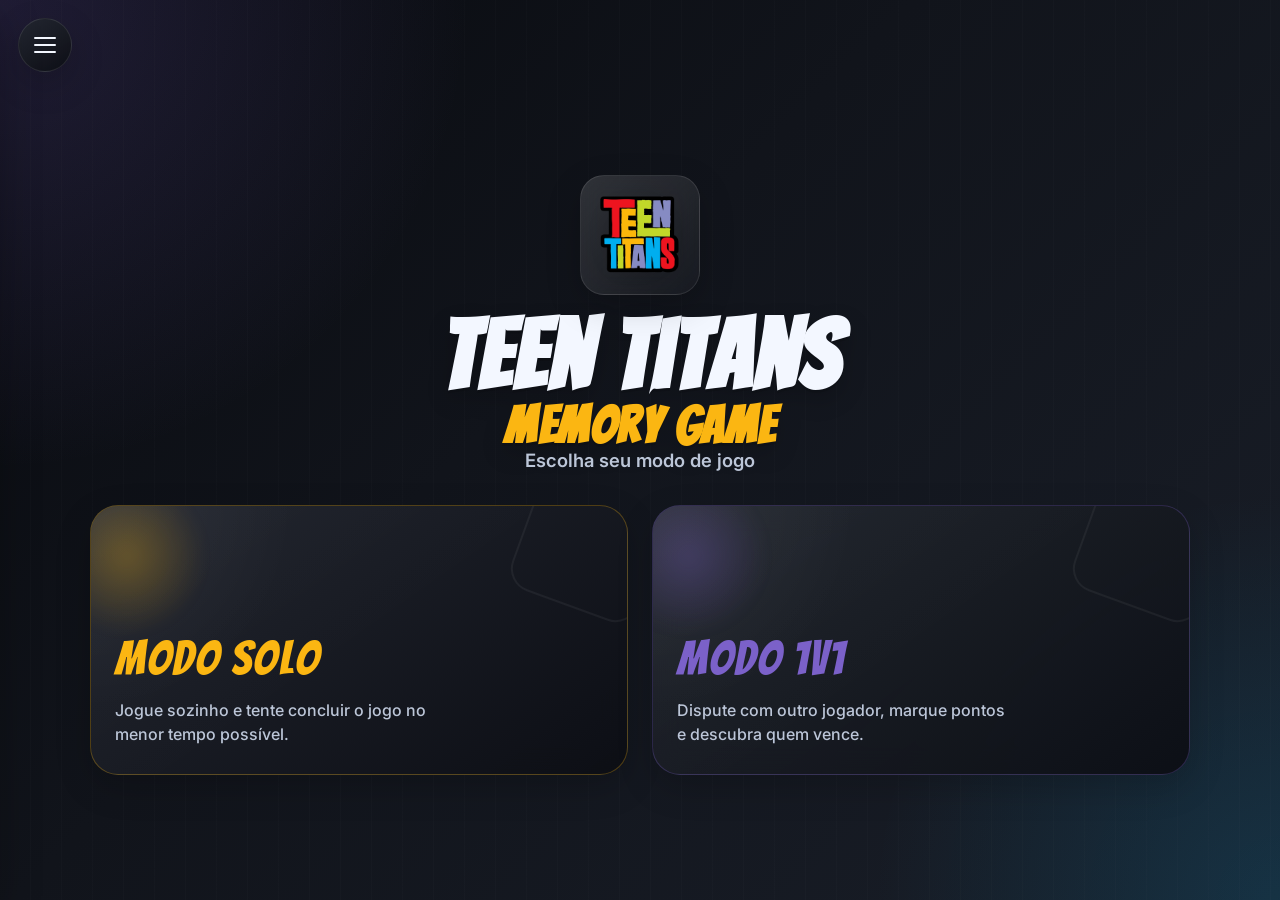
<file: index.html>
<!DOCTYPE html>
<html lang="pt-BR" data-theme="dark">
<head>


  <link rel="manifest" href="manifest.json">
<meta name="theme-color" content="#0f172a">

  <meta charset="UTF-8">
  <meta name="viewport" content="width=device-width, initial-scale=1.0">
  <title>Teen Titans Memory Game</title>

  <link rel="stylesheet" href="./css/global.css">
  <link rel="stylesheet" href="./pages/css/index.css">

  <script defer src="./js/global.js"></script>
  <script defer src="./pages/js/index.js"></script>
</head>
<body>
  <!-- Áudio global -->
  <audio id="bg-audio" loop preload="auto">
    <source src="./audio/soundtrack.mp3" type="audio/mpeg">
    Seu navegador não suporta áudio.
  </audio>

  <!-- Botão que abre o menu lateral -->
  <button
    class="menu-toggle"
    id="menuToggle"
    type="button"
    aria-label="Abrir menu lateral"
    aria-expanded="false"
    aria-controls="sideMenu"
  >
    <span></span>
    <span></span>
    <span></span>
  </button>

  <!-- Overlay do menu -->
  <div class="menu-overlay" id="menuOverlay"></div>

  <!-- Menu lateral global -->
  <aside class="side-menu" id="sideMenu" aria-hidden="true">
    <div class="side-menu__header">
      <h2>Menu</h2>
      <button class="side-menu__close" id="menuClose" type="button" aria-label="Fechar menu">×</button>
    </div>

    <nav class="side-menu__content">
      <button class="menu-item" id="toggleAudioBtn" type="button">
        <span class="menu-item__label">Música</span>
        <span class="menu-item__value" id="audioStatus">Ligada</span>
      </button>

      <button class="menu-item" id="toggleThemeBtn" type="button">
        <span class="menu-item__label">Tema</span>
        <span class="menu-item__value" id="themeStatus">Escuro</span>
      </button>

      <button class="menu-item" id="toggleSpeechBtn" type="button">
        <span class="menu-item__label">Suporte de áudio</span>
        <span class="menu-item__value" id="speechStatus">Desativado</span>
      </button>

      <a class="menu-item menu-item--link" href="./index.html">
        <span class="menu-item__label">Voltar ao início</span>
        <span class="menu-item__value">↺</span>
      </a>
    </nav>
  </aside>

  <!-- Transição de listras -->
  <div class="stripe-transition" id="stripeTransition" aria-hidden="true">
    <span class="stripe stripe--red"></span>
    <span class="stripe stripe--yellow"></span>
    <span class="stripe stripe--green"></span>
    <span class="stripe stripe--blue"></span>
    <span class="stripe stripe--purple"></span>
  </div>

  <main class="mode-page">
    <section class="hero">
      <div class="hero__badge">
        <img src="./images/logo.png" alt="Logo decorativo do jogo" class="hero__logo">
      </div>

      <div class="hero__title-wrap">
        <h1 class="hero__title">
          <span class="hero__title-main">Teen Titans</span>
          <span class="hero__title-sub">Memory Game</span>
        </h1>
        <p class="hero__subtitle">Escolha seu modo de jogo</p>
      </div>
    </section>

    <section class="mode-selector" aria-label="Escolha do modo de jogo">
      <button class="mode-card mode-card--solo" type="button" data-mode="solo">
        <span class="mode-card__glow"></span>
        <span class="mode-card__label">Modo Solo</span>
        <span class="mode-card__description">
          Jogue sozinho e tente concluir o jogo no menor tempo possível.
        </span>
      </button>

      <button class="mode-card mode-card--duo" type="button" data-mode="duo">
        <span class="mode-card__glow"></span>
        <span class="mode-card__label">Modo 1v1</span>
        <span class="mode-card__description">
          Dispute com outro jogador, marque pontos e descubra quem vence.
        </span>
      </button>
    </section>
  </main>
</body>
</html>
</file>
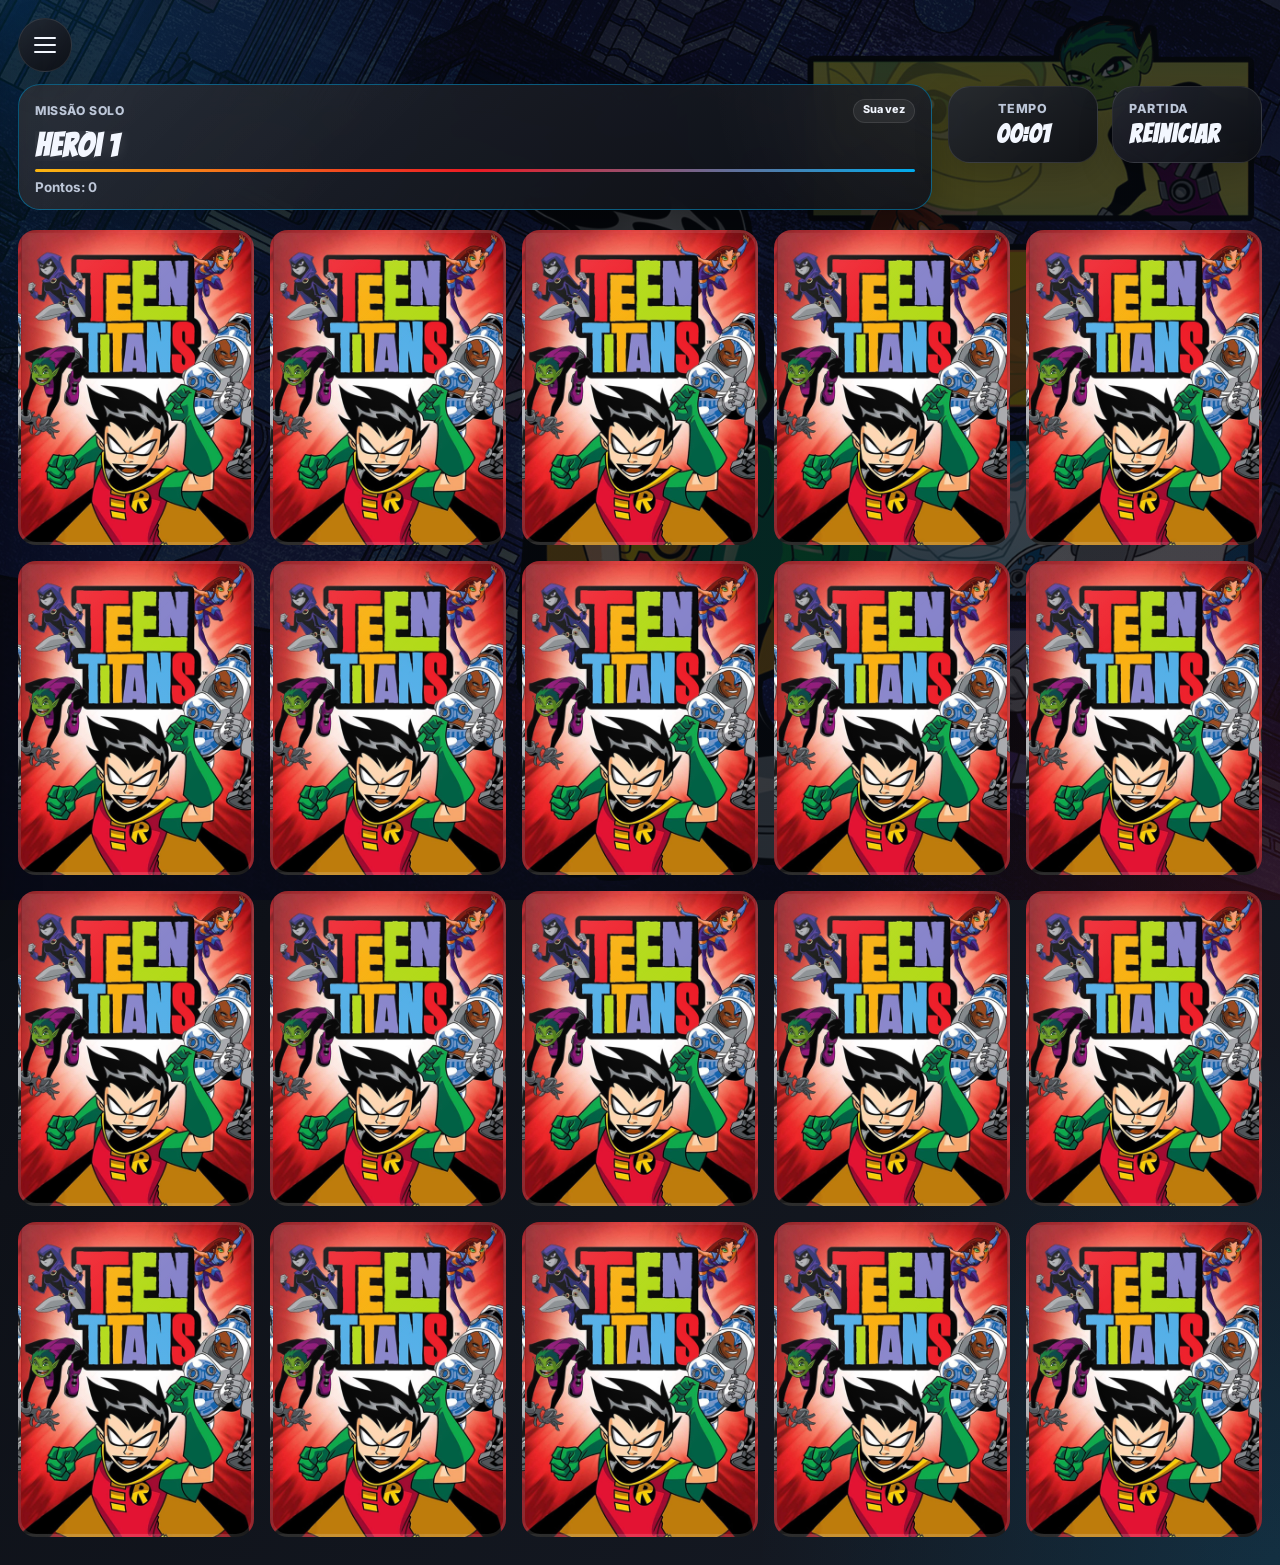
<file: pages/game.html>
<!DOCTYPE html>
<html lang="pt-BR" data-theme="dark">
<head>
  <meta charset="UTF-8">
  <meta name="viewport" content="width=device-width, initial-scale=1.0">
  <title>Teen Titans Memory Game | Jogo</title>

  <link rel="stylesheet" href="../css/global.css">
  <link rel="stylesheet" href="./css/game.css">

  <script defer src="../js/global.js"></script>
  <script defer src="./js/game.js"></script>
</head>
<body>
  <audio id="bg-audio" loop preload="auto">
    <source src="../audio/soundtrack.mp3" type="audio/mpeg">
    Seu navegador não suporta áudio.
  </audio>

  <button
    class="menu-toggle"
    id="menuToggle"
    type="button"
    aria-label="Abrir menu lateral"
    aria-expanded="false"
    aria-controls="sideMenu"
  >
    <span></span>
    <span></span>
    <span></span>
  </button>

  <div class="menu-overlay" id="menuOverlay"></div>

  <aside class="side-menu" id="sideMenu" aria-hidden="true">
    <div class="side-menu__header">
      <h2>Menu</h2>
      <button class="side-menu__close" id="menuClose" type="button" aria-label="Fechar menu">×</button>
    </div>

    <nav class="side-menu__content">
      <button class="menu-item" id="toggleAudioBtn" type="button">
        <span class="menu-item__label">Música</span>
        <span class="menu-item__value" id="audioStatus">Ligada</span>
      </button>

      <button class="menu-item" id="toggleThemeBtn" type="button">
        <span class="menu-item__label">Tema</span>
        <span class="menu-item__value" id="themeStatus">Escuro</span>
      </button>

      <button class="menu-item" id="toggleSpeechBtn" type="button">
        <span class="menu-item__label">Suporte de áudio</span>
        <span class="menu-item__value" id="speechStatus">Desativado</span>
      </button>

      <a class="menu-item menu-item--link" href="../index.html">
        <span class="menu-item__label">Voltar ao início</span>
        <span class="menu-item__value">↺</span>
      </a>
    </nav>
  </aside>

  <main class="game-page">
    <div class="game-background"></div>

    <section class="game-shell">
      <header class="game-hud">
        <div class="hud-side hud-side--left">
          <article class="player-panel" id="playerOnePanel">
            <div class="player-panel__top">
              <span class="player-panel__tag" id="playerOneTag">Jogador 1</span>
              <span class="player-panel__turn-badge" id="playerOneTurnBadge">Sua vez</span>
            </div>

            <div class="player-panel__name-row">
              <h2 class="player-panel__name" id="playerOneName">Herói 1</h2>
            </div>

            <div class="player-panel__underline" aria-hidden="true"></div>

            <p class="player-panel__score">
              Pontos: <span id="playerOneScore">0</span>
            </p>
          </article>

          <article class="player-panel player-panel--ghost" id="playerTwoPanel">
            <div class="player-panel__top">
              <span class="player-panel__tag" id="playerTwoTag">Jogador 2</span>
              <span class="player-panel__turn-badge" id="playerTwoTurnBadge">Sua vez</span>
            </div>

            <div class="player-panel__name-row">
              <h2 class="player-panel__name" id="playerTwoName">Herói 2</h2>
            </div>

            <div class="player-panel__underline" aria-hidden="true"></div>

            <p class="player-panel__score">
              Pontos: <span id="playerTwoScore">0</span>
            </p>
          </article>
        </div>

        <div class="hud-side hud-side--right">
          <article class="info-chip info-chip--timer">
            <span class="info-chip__label">Tempo</span>
            <strong class="info-chip__value" id="timer">00:00</strong>
          </article>

          <button class="info-chip info-chip--restart" id="restartGameBtn" type="button">
            <span class="info-chip__label">Partida</span>
            <strong class="info-chip__value">Reiniciar</strong>
          </button>
        </div>
      </header>

      <section class="game-board-section">
        <div class="grid" id="gameGrid" aria-label="Tabuleiro do jogo da memória"></div>
      </section>
    </section>

    <section class="result-overlay hidden" id="resultOverlay" aria-hidden="true">
      <div class="result-backdrop"></div>

      <article class="result-card" id="resultCard">
        <p class="result-card__eyebrow">Resultado da missão</p>

        <h2 class="result-card__title" id="resultTitle">Parabéns, Herói!</h2>

        <div class="result-card__highlight" id="resultHighlight">
          Missão concluída em <strong id="resultTime">00:00</strong>
        </div>

        <div class="result-card__details" id="resultDetails"></div>

        <div class="result-card__actions">
          <button class="result-btn result-btn--primary" id="playAgainBtn" type="button">
            Jogar novamente
          </button>

          <a class="result-btn result-btn--secondary" href="../index.html">
            Voltar ao início
          </a>
        </div>
      </article>
    </section>
  </main>
</body>
</html>
</file>
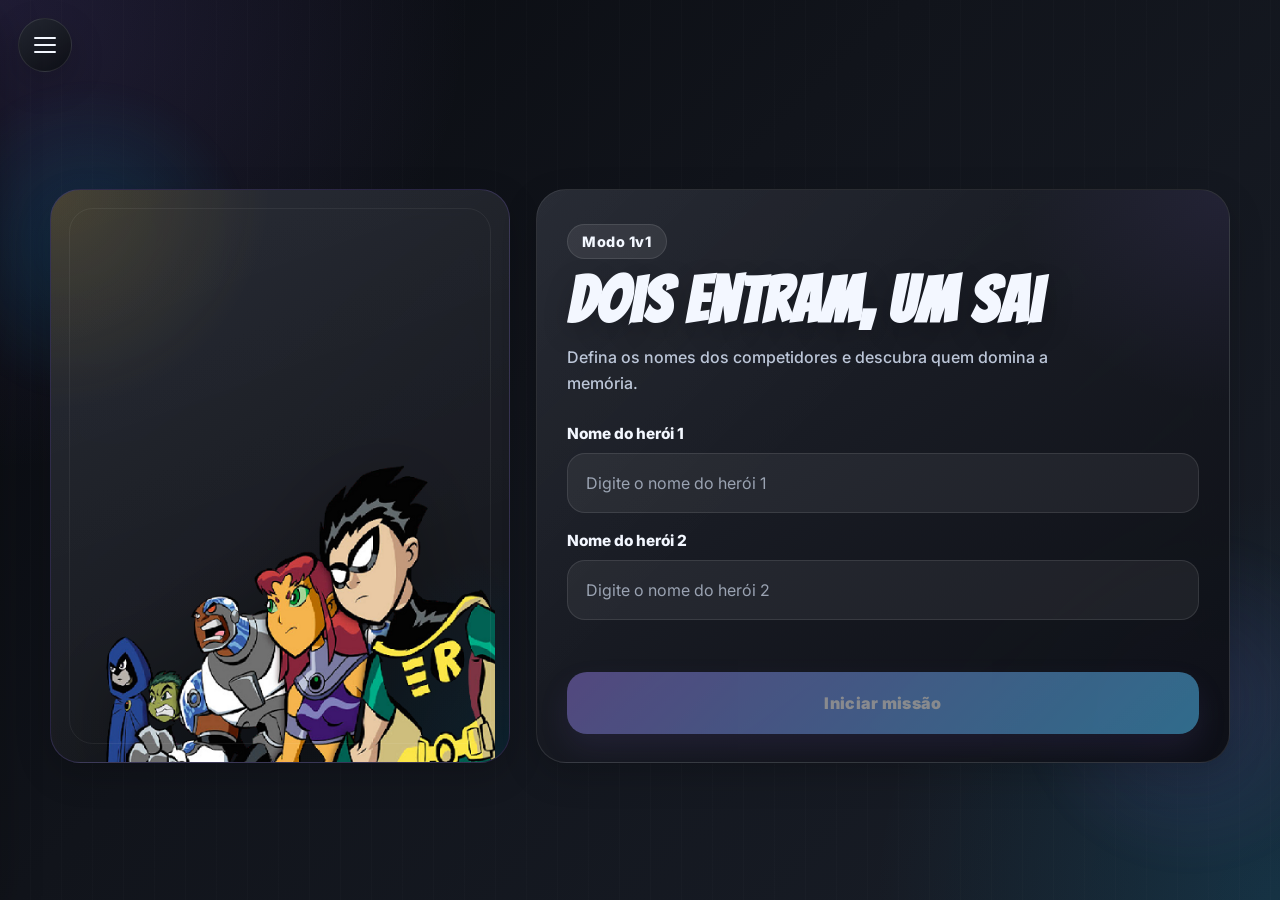
<file: pages/login-duo.html>
<!DOCTYPE html>
<html lang="pt-BR" data-theme="dark">
<head>
  <meta charset="UTF-8">
  <meta name="viewport" content="width=device-width, initial-scale=1.0">
  <title>Teen Titans Memory Game | Login 1v1</title>

  <link rel="stylesheet" href="../css/global.css">
  <link rel="stylesheet" href="./css/login.css">

  <script defer src="../js/global.js"></script>
  <script defer src="./js/login.js"></script>
</head>
<body data-login-mode="duo">
  <audio id="bg-audio" loop preload="auto">
    <!-- ⚠️ SUBSTITUA pelo seu arquivo real -->
    <source src="../audio/soundtrack.mp3" type="audio/mpeg">
    Seu navegador não suporta áudio.
  </audio>

  <button
    class="menu-toggle"
    id="menuToggle"
    type="button"
    aria-label="Abrir menu lateral"
    aria-expanded="false"
    aria-controls="sideMenu"
  >
    <span></span>
    <span></span>
    <span></span>
  </button>

  <div class="menu-overlay" id="menuOverlay"></div>

  <aside class="side-menu" id="sideMenu" aria-hidden="true">
    <div class="side-menu__header">
      <h2>Menu</h2>
      <button class="side-menu__close" id="menuClose" type="button" aria-label="Fechar menu">×</button>
    </div>

    <nav class="side-menu__content">
      <button class="menu-item" id="toggleAudioBtn" type="button">
        <span class="menu-item__label">Música</span>
        <span class="menu-item__value" id="audioStatus">Ligada</span>
      </button>

      <button class="menu-item" id="toggleThemeBtn" type="button">
        <span class="menu-item__label">Tema</span>
        <span class="menu-item__value" id="themeStatus">Escuro</span>
      </button>

      <button class="menu-item" id="toggleSpeechBtn" type="button">
        <span class="menu-item__label">Suporte de áudio</span>
        <span class="menu-item__value" id="speechStatus">Desativado</span>
      </button>

      <a class="menu-item menu-item--link" href="../index.html">
        <span class="menu-item__label">Voltar ao início</span>
        <span class="menu-item__value">↺</span>
      </a>
    </nav>
  </aside>

  <div class="stripe-transition" id="stripeTransition" aria-hidden="true">
    <span class="stripe stripe--red"></span>
    <span class="stripe stripe--yellow"></span>
    <span class="stripe stripe--green"></span>
    <span class="stripe stripe--blue"></span>
    <span class="stripe stripe--purple"></span>
  </div>

  <main class="login-page">
    <section class="login-shell" id="loginShell">
      <div class="login-visual login-visual--duo" id="loginVisual">
        <!-- ⚠️ Esta é a imagem complementar que você vai usar -->
        <img
          src="../images/Tt2.png"
          alt="Equipe dos Jovens Titãs em pose de combate"
          class="login-visual__image"
        >
      </div>

      <section class="login-card" id="loginCard">
        <div class="login-card__header login-fall-item">
          <p class="login-card__eyebrow">Modo 1v1</p>
          <h1 class="login-card__title">Dois entram, um sai</h1>
          <p class="login-card__subtitle">
            Defina os nomes dos competidores e descubra quem domina a memória.
          </p>
        </div>

        <form class="login-form" id="loginForm" novalidate>
          <div class="form-field login-fall-item">
            <label for="playerOne">Nome do herói 1</label>
            <input
              type="text"
              id="playerOne"
              name="playerOne"
              placeholder="Digite o nome do herói 1"
              maxlength="18"
              autocomplete="nickname"
              required
            >
          </div>

          <div class="form-field login-fall-item">
            <label for="playerTwo">Nome do herói 2</label>
            <input
              type="text"
              id="playerTwo"
              name="playerTwo"
              placeholder="Digite o nome do herói 2"
              maxlength="18"
              autocomplete="nickname"
              required
            >
            <small class="field-message" id="duoFieldMessage"></small>
          </div>

          <button class="login-submit login-fall-item" id="loginSubmit" type="submit" disabled>
            Iniciar missão
          </button>
        </form>
      </section>
    </section>
  </main>
</body>
</html>
</file>
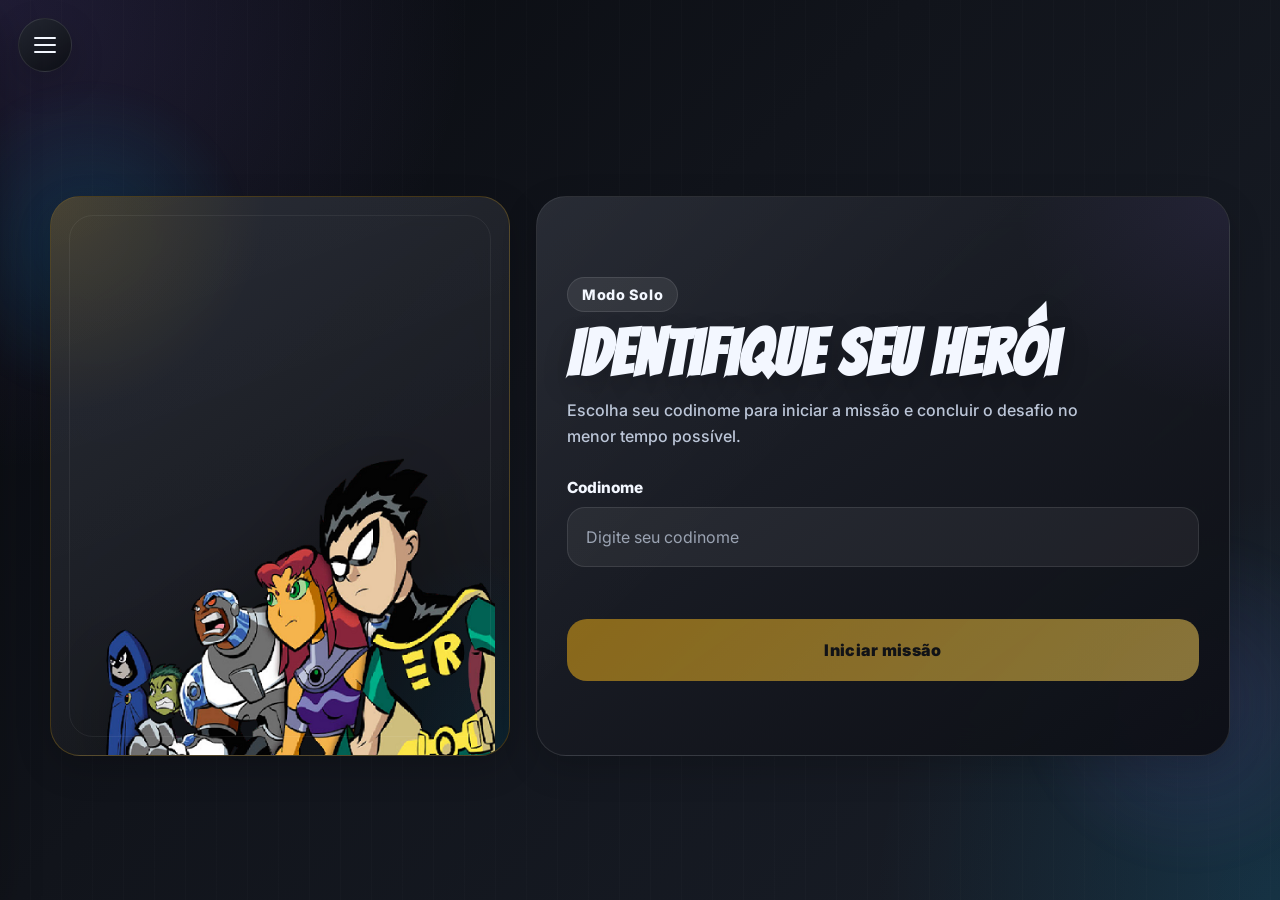
<file: pages/login-solo.html>
<!DOCTYPE html>
<html lang="pt-BR" data-theme="dark">
<head>
  <meta charset="UTF-8">
  <meta name="viewport" content="width=device-width, initial-scale=1.0">
  <title>Teen Titans Memory Game | Login Solo</title>

  <link rel="stylesheet" href="../css/global.css">
  <link rel="stylesheet" href="./css/login.css">

  <script defer src="../js/global.js"></script>
  <script defer src="./js/login.js"></script>
</head>
<body data-login-mode="solo">
  <audio id="bg-audio" loop preload="auto">
    <!-- ⚠️ SUBSTITUA pelo seu arquivo real -->
    <source src="../audio/soundtrack.mp3" type="audio/mpeg">
    Seu navegador não suporta áudio.
  </audio>

  <button
    class="menu-toggle"
    id="menuToggle"
    type="button"
    aria-label="Abrir menu lateral"
    aria-expanded="false"
    aria-controls="sideMenu"
  >
    <span></span>
    <span></span>
    <span></span>
  </button>

  <div class="menu-overlay" id="menuOverlay"></div>

  <aside class="side-menu" id="sideMenu" aria-hidden="true">
    <div class="side-menu__header">
      <h2>Menu</h2>
      <button class="side-menu__close" id="menuClose" type="button" aria-label="Fechar menu">×</button>
    </div>

    <nav class="side-menu__content">
      <button class="menu-item" id="toggleAudioBtn" type="button">
        <span class="menu-item__label">Música</span>
        <span class="menu-item__value" id="audioStatus">Ligada</span>
      </button>

      <button class="menu-item" id="toggleThemeBtn" type="button">
        <span class="menu-item__label">Tema</span>
        <span class="menu-item__value" id="themeStatus">Escuro</span>
      </button>

      <button class="menu-item" id="toggleSpeechBtn" type="button">
        <span class="menu-item__label">Suporte de áudio</span>
        <span class="menu-item__value" id="speechStatus">Desativado</span>
      </button>

      <a class="menu-item menu-item--link" href="../index.html">
        <span class="menu-item__label">Voltar ao início</span>
        <span class="menu-item__value">↺</span>
      </a>
    </nav>
  </aside>

  <div class="stripe-transition" id="stripeTransition" aria-hidden="true">
    <span class="stripe stripe--red"></span>
    <span class="stripe stripe--yellow"></span>
    <span class="stripe stripe--green"></span>
    <span class="stripe stripe--blue"></span>
    <span class="stripe stripe--purple"></span>
  </div>

  <main class="login-page">
    <section class="login-shell" id="loginShell">
      <div class="login-visual login-visual--solo" id="loginVisual">
        <!-- ⚠️ Esta é a imagem complementar que você vai usar -->
        <img
          src="../images/Tt2.png"
          alt="Equipe dos Jovens Titãs em pose de combate"
          class="login-visual__image"
        >
      </div>

      <section class="login-card" id="loginCard">
        <div class="login-card__header login-fall-item">
          <p class="login-card__eyebrow">Modo Solo</p>
          <h1 class="login-card__title">Identifique seu herói</h1>
          <p class="login-card__subtitle">
            Escolha seu codinome para iniciar a missão e concluir o desafio no menor tempo possível.
          </p>
        </div>

        <form class="login-form" id="loginForm" novalidate>
          <div class="form-field login-fall-item">
            <label for="playerCodename">Codinome</label>
            <input
              type="text"
              id="playerCodename"
              name="playerCodename"
              placeholder="Digite seu codinome"
              maxlength="18"
              autocomplete="nickname"
              required
            >
            <small class="field-message" id="soloFieldMessage"></small>
          </div>

          <button class="login-submit login-fall-item" id="loginSubmit" type="submit" disabled>
            Iniciar missão
          </button>
        </form>
      </section>
    </section>
  </main>
</body>
</html>
</file>
<file: css/global.css>
@import url('https://fonts.googleapis.com/css2?family=Bangers&family=Inter:wght@400;500;600;700;800&display=swap');

:root {
  --font-title: 'Bangers', cursive;
  --font-body: 'Inter', sans-serif;

  --tt-red: #ec1b24;
  --tt-yellow: #fbb612;
  --tt-green: #42cb45;
  --tt-blue: #00acee;
  --tt-purple: #7b61c9;

  --radius-sm: 12px;
  --radius-md: 20px;
  --radius-lg: 28px;

  --shadow-soft: 0 12px 35px rgba(0, 0, 0, 0.18);
  --shadow-strong: 0 18px 45px rgba(0, 0, 0, 0.3);

  --transition-fast: 0.25s ease;
  --transition-med: 0.4s ease;
}

html[data-theme="light"] {
  --bg-main:
    radial-gradient(circle at top left, rgba(251, 182, 18, 0.22), transparent 32%),
    radial-gradient(circle at top right, rgba(0, 172, 238, 0.16), transparent 28%),
    linear-gradient(135deg, #eef4ff 0%, #f7f9fc 45%, #edf2f9 100%);

  --bg-panel: rgba(255, 255, 255, 0.8);
  --bg-panel-strong: rgba(255, 255, 255, 0.92);
  --bg-menu: rgba(255, 255, 255, 0.88);

  --text-main: #171a23;
  --text-soft: #4b5568;
  --border-color: rgba(23, 26, 35, 0.12);
  --line-color: rgba(23, 26, 35, 0.08);
}

html[data-theme="dark"] {
  --bg-main:
    radial-gradient(circle at top left, rgba(123, 97, 201, 0.2), transparent 30%),
    radial-gradient(circle at bottom right, rgba(0, 172, 238, 0.14), transparent 26%),
    linear-gradient(135deg, #05070c 0%, #0e1118 42%, #161b25 100%);

  --bg-panel: linear-gradient(145deg, rgba(28, 31, 39, 0.78), rgba(10, 12, 18, 0.82));
  --bg-panel-strong: linear-gradient(145deg, rgba(36, 40, 49, 0.9), rgba(12, 14, 20, 0.94));
  --bg-menu: linear-gradient(180deg, rgba(20, 22, 29, 0.96), rgba(8, 10, 14, 0.98));

  --text-main: #f3f7ff;
  --text-soft: #bcc6d8;
  --border-color: rgba(255, 255, 255, 0.1);
  --line-color: rgba(255, 255, 255, 0.06);
}

* {
  margin: 0;
  padding: 0;
  box-sizing: border-box;
}

html, body {
  min-height: 100%;
}

body {
  font-family: var(--font-body);
  color: var(--text-main);
  background: var(--bg-main);
  overflow-x: hidden;
  position: relative;
}

body::before {
  content: "";
  position: fixed;
  inset: 0;
  pointer-events: none;
  background:
    linear-gradient(rgba(255,255,255,0.02), rgba(255,255,255,0.02)),
    repeating-linear-gradient(
      90deg,
      transparent 0 30px,
      rgba(255,255,255,0.015) 30px 31px
    );
  opacity: 0.8;
  z-index: -1;
}

img {
  display: block;
  max-width: 100%;
}

button,
input,
textarea,
select {
  font: inherit;
}

button {
  border: none;
  background: none;
  cursor: pointer;
}

a {
  color: inherit;
  text-decoration: none;
}

.menu-toggle {
  position: fixed;
  top: 18px;
  left: 18px;
  width: 54px;
  height: 54px;
  border-radius: 50%;
  z-index: 1100;
  display: grid;
  place-items: center;
  background: var(--bg-panel-strong);
  border: 1px solid var(--border-color);
  box-shadow: var(--shadow-soft);
  backdrop-filter: blur(12px);
  transition: transform var(--transition-fast), box-shadow var(--transition-fast);
}

.menu-toggle:hover {
  transform: translateY(-2px) scale(1.03);
  box-shadow: var(--shadow-strong);
}

.menu-toggle span {
  position: absolute;
  width: 22px;
  height: 2.5px;
  border-radius: 999px;
  background: var(--text-main);
  transition: transform var(--transition-med), opacity var(--transition-fast);
}

.menu-toggle span:nth-child(1) { transform: translateY(-7px); }
.menu-toggle span:nth-child(2) { transform: translateY(0); }
.menu-toggle span:nth-child(3) { transform: translateY(7px); }

.menu-toggle.is-active span:nth-child(1) { transform: rotate(45deg); }
.menu-toggle.is-active span:nth-child(2) { opacity: 0; }
.menu-toggle.is-active span:nth-child(3) { transform: rotate(-45deg); }

.menu-overlay {
  position: fixed;
  inset: 0;
  background: rgba(0, 0, 0, 0.34);
  opacity: 0;
  visibility: hidden;
  transition: opacity var(--transition-med), visibility var(--transition-med);
  z-index: 1050;
}

.menu-overlay.is-visible {
  opacity: 1;
  visibility: visible;
}

.side-menu {
  position: fixed;
  top: 0;
  left: 0;
  width: min(88vw, 360px);
  height: 100vh;
  padding: 24px 18px 22px;
  background: var(--bg-menu);
  border-right: 1px solid var(--border-color);
  box-shadow: var(--shadow-strong);
  backdrop-filter: blur(18px);
  transform: translateX(-102%);
  transition: transform var(--transition-med);
  z-index: 1200;
  display: flex;
  flex-direction: column;
  gap: 18px;
}

.side-menu.is-open {
  transform: translateX(0);
}

.side-menu__header {
  display: flex;
  align-items: center;
  justify-content: space-between;
  gap: 12px;
  padding-bottom: 10px;
  border-bottom: 1px solid var(--line-color);
}

.side-menu__header h2 {
  font-size: 1.2rem;
  font-weight: 800;
}

.side-menu__close {
  width: 44px;
  height: 44px;
  border-radius: 50%;
  display: grid;
  place-items: center;
  color: var(--text-main);
  background: rgba(255,255,255,0.04);
  border: 1px solid var(--border-color);
  font-size: 1.8rem;
}

.side-menu__content {
  display: flex;
  flex-direction: column;
  gap: 12px;
}

.menu-item {
  width: 100%;
  min-height: 62px;
  padding: 14px 16px;
  border-radius: 18px;
  display: flex;
  align-items: center;
  justify-content: space-between;
  gap: 14px;
  text-align: left;
  color: var(--text-main);
  background: var(--bg-panel);
  border: 1px solid var(--border-color);
  transition: transform var(--transition-fast), border-color var(--transition-fast), background var(--transition-fast);
}

.menu-item:hover {
  transform: translateX(4px);
  border-color: rgba(123, 97, 201, 0.45);
}

.menu-item__label {
  font-weight: 700;
}

.menu-item__value {
  font-size: 0.95rem;
  color: var(--text-soft);
  font-weight: 600;
}

.menu-item--link {
  display: flex;
}

.stripe-transition {
  position: fixed;
  inset: 0;
  z-index: 2000;
  pointer-events: none;
  display: flex;
  transform: translateX(-100%);
}

.stripe-transition.is-active {
  animation: stripesSweep 0.9s ease forwards;
}

.stripe {
  flex: 1;
  transform: translateY(-100%);
}

.stripe-transition.is-active .stripe:nth-child(1) { animation: dropStripe 0.45s ease forwards 0s; }
.stripe-transition.is-active .stripe:nth-child(2) { animation: dropStripe 0.45s ease forwards 0.08s; }
.stripe-transition.is-active .stripe:nth-child(3) { animation: dropStripe 0.45s ease forwards 0.16s; }
.stripe-transition.is-active .stripe:nth-child(4) { animation: dropStripe 0.45s ease forwards 0.24s; }
.stripe-transition.is-active .stripe:nth-child(5) { animation: dropStripe 0.45s ease forwards 0.32s; }

.stripe--red { background: var(--tt-red); }
.stripe--yellow { background: var(--tt-yellow); }
.stripe--green { background: var(--tt-green); }
.stripe--blue { background: var(--tt-blue); }
.stripe--purple { background: var(--tt-purple); }

@keyframes stripesSweep {
  from { transform: translateX(0); }
  to { transform: translateX(0); }
}

@keyframes dropStripe {
  from { transform: translateY(-100%); }
  to { transform: translateY(0); }
}

.hidden {
  display: none !important;
}

@media (max-width: 640px) {
  .menu-toggle {
    width: 50px;
    height: 50px;
    top: 14px;
    left: 14px;
  }

  .side-menu {
    padding-top: 18px;
  }
}
</file>
<file: pages/css/index.css>
.mode-page {
  min-height: 100vh;
  padding: 90px 20px 40px;
  display: flex;
  flex-direction: column;
  align-items: center;
  justify-content: center;
  gap: 34px;
}

.hero {
  width: 100%;
  max-width: 1100px;
  display: flex;
  flex-direction: column;
  align-items: center;
  gap: 18px;
  text-align: center;
}

.hero__badge {
  width: clamp(84px, 12vw, 120px);
  aspect-ratio: 1 / 1;
  border-radius: 24px;
  display: grid;
  place-items: center;
  padding: 14px;
  background:
    linear-gradient(135deg, rgba(255,255,255,0.14), rgba(255,255,255,0.03));
  border: 1px solid var(--border-color);
  box-shadow: var(--shadow-soft);
  backdrop-filter: blur(10px);
}

.hero__logo {
  width: 100%;
  height: 100%;
  object-fit: contain;
  filter: drop-shadow(0 8px 20px rgba(0, 0, 0, 0.18));
}

/* ⚠️ Se seu logo oficial tiver proporção diferente, só mantenha object-fit: contain */

.hero__title {
  display: flex;
  flex-direction: column;
  align-items: center;
  line-height: 0.9;
  gap: 4px;
}

.hero__title-main {
  font-family: var(--font-title);
  font-size: clamp(3rem, 9vw, 6rem);
  letter-spacing: 2px;
  color: var(--text-main);
  text-shadow:
    0 3px 0 rgba(0,0,0,0.12),
    0 10px 24px rgba(0,0,0,0.2);
}

.hero__title-sub {
  font-family: var(--font-title);
  font-size: clamp(1.8rem, 4.6vw, 3.2rem);
  letter-spacing: 1.5px;
  color: var(--tt-yellow);
  text-shadow:
    0 3px 0 rgba(0,0,0,0.12),
    0 10px 24px rgba(0,0,0,0.18);
}

.hero__subtitle {
  max-width: 680px;
  font-size: clamp(1rem, 2.2vw, 1.15rem);
  font-weight: 600;
  color: var(--text-soft);
}

.mode-selector {
  width: 100%;
  max-width: 1100px;
  display: grid;
  grid-template-columns: repeat(2, minmax(280px, 1fr));
  gap: 24px;
}

.mode-card {
  position: relative;
  isolation: isolate;
  min-height: 270px;
  padding: 28px 24px;
  border-radius: 28px;
  overflow: hidden;
  text-align: left;
  display: flex;
  flex-direction: column;
  justify-content: flex-end;
  gap: 14px;
  background: var(--bg-panel-strong);
  border: 1px solid var(--border-color);
  box-shadow: var(--shadow-soft);
  backdrop-filter: blur(14px);
  transition:
    transform 0.35s ease,
    box-shadow 0.35s ease,
    border-color 0.35s ease;
}

.mode-card::before,
.mode-card::after {
  content: "";
  position: absolute;
  inset: auto;
  pointer-events: none;
}

.mode-card::before {
  top: -15%;
  left: -10%;
  width: 180px;
  height: 180px;
  border-radius: 50%;
  filter: blur(8px);
  opacity: 0.3;
  transition: transform 0.45s ease, opacity 0.45s ease;
}

.mode-card::after {
  right: -30px;
  top: -30px;
  width: 130px;
  height: 130px;
  transform: rotate(20deg);
  border-radius: 24px;
  border: 2px solid rgba(255,255,255,0.08);
  opacity: 0.65;
  transition: transform 0.45s ease;
}

.mode-card__glow {
  position: absolute;
  inset: 0;
  z-index: -1;
  background:
    radial-gradient(circle at top left, rgba(255,255,255,0.06), transparent 34%),
    linear-gradient(145deg, rgba(255,255,255,0.02), transparent 55%);
}

.mode-card__label {
  font-family: var(--font-title);
  font-size: clamp(2rem, 4vw, 3rem);
  letter-spacing: 1.5px;
}

.mode-card__description {
  max-width: 34ch;
  font-size: 1rem;
  line-height: 1.5;
  color: var(--text-soft);
  font-weight: 500;
}

.mode-card:hover,
.mode-card:focus-visible {
  transform: translateY(-10px) rotate(-1deg) scale(1.015);
  box-shadow: var(--shadow-strong);
  outline: none;
}

.mode-card:hover::before,
.mode-card:focus-visible::before {
  transform: scale(1.14) translate(10px, 10px);
  opacity: 0.48;
}

.mode-card:hover::after,
.mode-card:focus-visible::after {
  transform: rotate(35deg) scale(1.06);
}

.mode-card--solo::before {
  background: radial-gradient(circle, rgba(251, 182, 18, 0.95), transparent 62%);
}

.mode-card--duo::before {
  background: radial-gradient(circle, rgba(123, 97, 201, 0.95), transparent 62%);
}

.mode-card--solo {
  border-color: rgba(251, 182, 18, 0.28);
}

.mode-card--duo {
  border-color: rgba(123, 97, 201, 0.28);
}

.mode-card--solo .mode-card__label {
  color: var(--tt-yellow);
}

.mode-card--duo .mode-card__label {
  color: var(--tt-purple);
}

.mode-card:active {
  transform: translateY(-2px) scale(0.99);
}

.mode-card.is-selected {
  animation: titanPulse 0.55s ease;
}

@keyframes titanPulse {
  0% { transform: scale(1); }
  30% { transform: scale(1.04) rotate(-1deg); }
  60% { transform: scale(0.98); }
  100% { transform: scale(1); }
}

@media (max-width: 860px) {
  .mode-selector {
    grid-template-columns: 1fr;
    max-width: 640px;
  }

  .mode-card {
    min-height: 220px;
  }
}

@media (max-width: 560px) {
  .mode-page {
    padding: 84px 16px 32px;
    gap: 28px;
  }

  .hero {
    gap: 14px;
  }

  .hero__badge {
    border-radius: 20px;
  }

  .mode-card {
    min-height: 210px;
    padding: 22px 18px;
    border-radius: 24px;
  }

  .mode-card__description {
    font-size: 0.95rem;
  }
}
</file>
<file: pages/css/game.css>
.game-page {
  min-height: 100vh;
  position: relative;
  overflow: hidden;
  color: var(--text-main);
}

.game-background {
  position: fixed;
  inset: 0;
  z-index: 0;
  background:
    linear-gradient(135deg, rgba(4, 7, 12, 0.72), rgba(7, 11, 18, 0.78)),
    url("../../images/bg-game.jpg") center/cover no-repeat;
}



html[data-theme="light"] .game-background {
  background:
    linear-gradient(135deg, rgba(230, 237, 246, 0.58), rgba(206, 219, 233, 0.64)),
    url("../../images/bg-game.jpg") center/cover no-repeat;
}

.game-background::after {
  content: "";
  position: absolute;
  inset: 0;
  background:
    radial-gradient(circle at top left, rgba(0, 172, 238, 0.16), transparent 30%),
    radial-gradient(circle at bottom right, rgba(236, 27, 36, 0.12), transparent 28%);
}

.game-shell {
  position: relative;
  z-index: 1;
  min-height: 100vh;
  padding: 86px 18px 28px;
  display: flex;
  flex-direction: column;
  gap: 18px;
}

.game-hud {
  width: min(1320px, 100%);
  margin: 0 auto;
  display: grid;
  grid-template-columns: minmax(0, 1fr) auto;
  gap: 16px;
  align-items: start;
}

.hud-side {
  display: flex;
  gap: 14px;
  min-width: 0;
}

.hud-side--left {
  min-width: 0;
}

.hud-side--right {
  align-items: stretch;
}

.player-panel,
.info-chip {
  border: 1px solid var(--border-color);
  background: var(--bg-panel-strong);
  backdrop-filter: blur(16px);
  box-shadow: var(--shadow-soft);
}

.player-panel {
  flex: 1 1 0;
  min-width: 0;
  border-radius: 22px;
  padding: 14px 16px;
  position: relative;
  overflow: hidden;
  display: flex;
  flex-direction: column;
  gap: 8px;
  transition:
    transform 0.3s ease,
    border-color 0.3s ease,
    box-shadow 0.3s ease,
    opacity 0.3s ease;
}

.player-panel::before {
  content: "";
  position: absolute;
  inset: 0;
  background:
    linear-gradient(135deg, rgba(255,255,255,0.04), transparent 42%),
    radial-gradient(circle at top right, rgba(255,255,255,0.06), transparent 24%);
  pointer-events: none;
}

.player-panel--ghost {
  opacity: 0.82;
}

.player-panel.is-active {
  transform: translateY(-2px);
  border-color: rgba(0, 172, 238, 0.46);
  box-shadow: 0 18px 42px rgba(0, 0, 0, 0.28);
}

.player-panel.is-active .player-panel__name {
  text-shadow: 0 0 14px rgba(255,255,255,0.12);
}

.player-panel.is-active .player-panel__underline {
  transform: scaleX(1);
  opacity: 1;
}

.player-panel__top {
  display: flex;
  align-items: center;
  justify-content: space-between;
  gap: 8px;
  min-width: 0;
}

.player-panel__tag {
  font-size: 0.76rem;
  font-weight: 800;
  color: var(--text-soft);
  letter-spacing: 0.05em;
  text-transform: uppercase;
  line-height: 1;
  min-width: 0;
}

.player-panel__turn-badge {
  flex-shrink: 0;
  min-height: 24px;
  padding: 4px 9px;
  border-radius: 999px;
  font-size: 0.68rem;
  font-weight: 800;
  line-height: 1;
  white-space: nowrap;
  background: rgba(255,255,255,0.06);
  border: 1px solid var(--border-color);
  color: var(--text-soft);
  opacity: 0;
  transform: translateY(-4px);
  transition: opacity 0.28s ease, transform 0.28s ease;
}

.player-panel.is-active .player-panel__turn-badge {
  opacity: 1;
  transform: translateY(0);
  color: var(--text-main);
}

.player-panel__name-row {
  min-width: 0;
}

.player-panel__name {
  font-family: var(--font-title);
  font-size: clamp(1.2rem, 2.6vw, 2rem);
  letter-spacing: 1px;
  line-height: 0.95;
  white-space: nowrap;
  overflow: hidden;
  text-overflow: ellipsis;
}

.player-panel__underline {
  width: 100%;
  height: 3px;
  border-radius: 999px;
  background: linear-gradient(90deg, var(--tt-yellow), var(--tt-red), var(--tt-blue));
  transform: scaleX(0);
  transform-origin: left center;
  opacity: 0;
  transition: transform 0.35s ease, opacity 0.35s ease;
}

.player-panel__score {
  margin-top: 0;
  font-size: 0.84rem;
  font-weight: 700;
  color: var(--text-soft);
  line-height: 1.1;
}
.info-chip {
  min-width: 150px;
  border-radius: 22px;
  padding: 14px 16px;
  display: flex;
  flex-direction: column;
  justify-content: center;
  gap: 6px;
  text-align: center;
  color: var(--text-main);
}

.info-chip__label {
  font-size: 0.78rem;
  text-transform: uppercase;
  letter-spacing: 0.06em;
  font-weight: 800;
  color: var(--text-soft);
}

.info-chip__value {
  font-family: var(--font-title);
  font-size: 1.6rem;
  letter-spacing: 1px;
  line-height: 1;
}

.info-chip--restart {
  transition: transform 0.25s ease, border-color 0.25s ease, box-shadow 0.25s ease;
}

.info-chip--restart:hover {
  transform: translateY(-2px);
  border-color: rgba(236, 27, 36, 0.38);
}

.game-board-section {
  width: min(1320px, 100%);
  margin: 0 auto;
  flex: 1;
  display: flex;
  align-items: center;
  justify-content: center;
}

.grid {
  width: 100%;
  display: grid;
  grid-template-columns: repeat(5, minmax(120px, 1fr));
  gap: 16px;
  align-content: center;
}

.card {
  position: relative;
  aspect-ratio: 3 / 4;
  border-radius: 18px;
  transform-style: preserve-3d;
  transition: transform 0.45s ease, box-shadow 0.28s ease, filter 0.28s ease;
  cursor: pointer;
  user-select: none;
  -webkit-tap-highlight-color: transparent;
}

.card:hover {
  transform: translateY(-3px);
}

.card.is-revealed {
  transform: rotateY(180deg);
}

.card.is-matched {
  cursor: default;
}

.card.is-matched .card__front {
  filter: saturate(0.8) brightness(1.04);
  box-shadow: 0 0 0 2px rgba(66, 203, 69, 0.32), 0 0 18px rgba(66, 203, 69, 0.16);
  animation: matchedPop 0.38s ease;
}

.card.is-shaking {
  animation: wrongShake 0.32s ease;
}

.card__face {
  position: absolute;
  inset: 0;
  border-radius: 18px;
  backface-visibility: hidden;
  overflow: hidden;
  border: 3px solid rgba(255, 255, 255, 0.11);
}

.card__front {
  transform: rotateY(180deg);
  background: rgba(255, 255, 255, 0.08);
  display: flex;
  align-items: center;
  justify-content: center;
  padding: 8px;
}

.card__image {
  width: 100%;
  height: 100%;
  object-fit: contain;
  object-position: center;
  display: block;
}

.card__back {
  background-color: #b8131c;
  background-image:
    linear-gradient(135deg, rgba(255,255,255,0.08), transparent 45%),
   url("../../images/card-back.jpg.jpeg");
  background-size: cover;
  background-position: center;
}

/* ⚠️ se o nome do verso mudar, altere aqui */

html[data-theme="light"] .card__back {
  background-color: #d62c35;
  border-color: rgba(255, 255, 255, 0.35);
}

.card__back::after {
  content: "";
  position: absolute;
  inset: 0;
  background:
    linear-gradient(135deg, rgba(255,255,255,0.12), transparent 35%),
    radial-gradient(circle at center, rgba(255,255,255,0.06), transparent 45%);
}

.card.is-locked {
  pointer-events: none;
}

.result-overlay {
  position: fixed;
  inset: 0;
  z-index: 1600;
  display: grid;
  place-items: center;
  padding: 20px;
}

.result-overlay.hidden {
  display: none;
}

.result-backdrop {
  position: absolute;
  inset: 0;
  background: rgba(6, 8, 12, 0.42);
  backdrop-filter: blur(8px);
}

html[data-theme="light"] .result-backdrop {
  background: rgba(230, 235, 242, 0.42);
}

.result-card {
  position: relative;
  z-index: 1;
  width: min(100%, 680px);
  border-radius: 30px;
  padding: 30px 24px 24px;
  background: var(--bg-panel-strong);
  border: 1px solid var(--border-color);
  box-shadow: var(--shadow-strong);
  text-align: center;
  animation: resultEnter 0.5s ease;
}

.result-card__eyebrow {
  color: var(--text-soft);
  font-size: 0.9rem;
  text-transform: uppercase;
  letter-spacing: 0.06em;
  font-weight: 800;
  margin-bottom: 12px;
}

.result-card__title {
  font-family: var(--font-title);
  font-size: clamp(2rem, 5vw, 3.7rem);
  line-height: 0.95;
  letter-spacing: 1px;
}

.result-card__title.is-winner {
  animation: winnerGlow 1.6s ease-in-out infinite alternate;
}

.result-card__highlight {
  margin-top: 16px;
  padding: 14px 18px;
  border-radius: 18px;
  background: rgba(255,255,255,0.06);
  border: 1px solid var(--border-color);
  font-size: 1rem;
  color: var(--text-soft);
  font-weight: 600;
}

.result-card__highlight strong {
  color: var(--text-main);
}

.result-card__details {
  margin-top: 18px;
  display: grid;
  gap: 12px;
  text-align: left;
}

.result-detail {
  padding: 14px 16px;
  border-radius: 18px;
  background: rgba(255,255,255,0.05);
  border: 1px solid var(--border-color);
  display: flex;
  justify-content: space-between;
  gap: 12px;
  font-weight: 700;
}

.result-detail__label {
  color: var(--text-soft);
}

.result-card__actions {
  margin-top: 22px;
  display: flex;
  justify-content: center;
  gap: 12px;
  flex-wrap: wrap;
}

.result-btn {
  min-height: 54px;
  padding: 0 18px;
  border-radius: 18px;
  display: inline-flex;
  align-items: center;
  justify-content: center;
  font-weight: 800;
  border: 1px solid var(--border-color);
  transition: transform 0.25s ease, filter 0.25s ease, border-color 0.25s ease;
}

.result-btn:hover {
  transform: translateY(-2px);
}

.result-btn--primary {
  color: #111;
  background: linear-gradient(135deg, var(--tt-yellow), #ffd767);
}

.result-btn--secondary {
  color: var(--text-main);
  background: rgba(255,255,255,0.06);
}

@keyframes matchedPop {
  0% { transform: scale(1); }
  45% { transform: scale(1.06); }
  100% { transform: scale(1); }
}

@keyframes wrongShake {
  0% { transform: rotateY(180deg) translateX(0); }
  20% { transform: rotateY(180deg) translateX(-6px); }
  40% { transform: rotateY(180deg) translateX(5px); }
  60% { transform: rotateY(180deg) translateX(-4px); }
  80% { transform: rotateY(180deg) translateX(3px); }
  100% { transform: rotateY(180deg) translateX(0); }
}

@keyframes resultEnter {
  from { opacity: 0; transform: translateY(18px) scale(0.98); }
  to { opacity: 1; transform: translateY(0) scale(1); }
}

@keyframes winnerGlow {
  from { text-shadow: 0 0 0 rgba(255,255,255,0); }
  to { text-shadow: 0 0 14px rgba(255,255,255,0.18), 0 0 26px rgba(251, 182, 18, 0.14); }
}

@media (max-width: 1150px) {
  

  .hud-side--left {
    flex-direction: column;
  }

  .hud-side--right {
    justify-content: space-between;
  }

  .info-chip {
    flex: 1 1 0;
  }
}

@media (max-width: 900px) {
  .grid {
    grid-template-columns: repeat(4, minmax(90px, 1fr));
    gap: 14px;
  }
}

@media (max-width: 760px) {
  .game-shell {
    padding: 82px 12px 20px;
    gap: 14px;
  }

  .game-hud {
    grid-template-columns: minmax(0, 1fr) auto; /* Garante que continuem na mesma linha */
    gap: 8px; /* Reduz o espaço entre o painel e os botões */
  }

  .hud-side--left {
    flex-direction: column;
    gap: 10px;
  }

  .hud-side--right {
    flex-direction: row;
    gap: 6px; /* Junta mais os botões de Tempo e Reiniciar */
  }

  .player-panel {
    padding: 10px 12px; /* Reduz o padding interno */
    border-radius: 16px;
  }

  /* Fontes do painel reduzidas para caber */
  .player-panel__tag { font-size: 0.65rem; }
  .player-panel__turn-badge { font-size: 0.6rem; min-height: 20px; padding: 2px 6px; }
  .player-panel__name { font-size: 0.95rem; }
  .player-panel__score { font-size: 0.7rem; }

  .info-chip {
    flex: 1 1 0;
    min-width: auto; /*  Isso evita que a tela quebre */
    padding: 8px 10px;
    border-radius: 16px;
  }

  .info-chip__label { font-size: 0.6rem; }
  .info-chip__value { font-size: 0.95rem; }


  .grid {
    grid-template-columns: repeat(4, minmax(68px, 1fr));
    gap: 10px;
  }

  .card,
  .card__face {
    border-radius: 14px;
  }
}

@media (max-width: 560px) {
  .game-shell {
    padding: 78px 10px 18px;
  }

  .player-panel {
    padding: 10px 12px;
  }

  .player-panel__top {
    flex-wrap: wrap;
    justify-content: flex-start;
  }

  .player-panel__name {
    font-size: 0.92rem;
  }

  .player-panel__score {
    font-size: 0.72rem;
  }

  .info-chip {
    padding: 12px 8px;
  }

  .info-chip__label {
    font-size: 0.64rem;
  }

  .info-chip__value {
    font-size: 1rem;
  }

  .grid {
    grid-template-columns: repeat(3, minmax(78px, 1fr));
    gap: 10px;
  }

  .result-card {
    border-radius: 24px;
    padding: 24px 16px 18px;
  }

  .result-detail {
    flex-direction: column;
    align-items: flex-start;
  }
}

@media (max-width: 390px) {
  .game-shell {
    padding: 74px 8px 16px;
  }

  .hud-side--right {
    flex-direction: row; /* Mantém Tempo e Reiniciar lado a lado */
    gap: 4px;
  }

  .player-panel {
    padding: 8px;
  }

  .player-panel__tag { font-size: 0.58rem; }
  .player-panel__name { font-size: 0.8rem; }
  .player-panel__score { font-size: 0.65rem; }
  
  .info-chip { padding: 6px 8px; }
  .info-chip__label { font-size: 0.55rem; }
  .info-chip__value { font-size: 0.85rem; }

  /* Mantenha o grid aqui.*/
  .grid {
    grid-template-columns: repeat(2, minmax(92px, 1fr));
    gap: 8px;
  }
}
</file>
<file: pages/css/login.css>
.login-page {
  min-height: 100vh;
  padding: 88px 20px 36px;
  display: flex;
  align-items: center;
  justify-content: center;
  position: relative;
}

.login-page::before,
.login-page::after {
  content: "";
  position: fixed;
  inset: auto;
  pointer-events: none;
  z-index: 0;
}

.login-page::before {
  width: 340px;
  height: 340px;
  top: 8%;
  left: -80px;
  border-radius: 50%;
  background: radial-gradient(circle, rgba(0, 172, 238, 0.16), transparent 66%);
  filter: blur(8px);
}

.login-page::after {
  width: 360px;
  height: 360px;
  right: -90px;
  bottom: 2%;
  border-radius: 50%;
  background: radial-gradient(circle, rgba(123, 97, 201, 0.16), transparent 66%);
  filter: blur(10px);
}

.login-shell {
  width: min(1180px, 100%);
  display: grid;
  grid-template-columns: minmax(280px, 460px) minmax(320px, 1fr);
  align-items: stretch;
  gap: 26px;
  position: relative;
  z-index: 1;
}

.login-visual,
.login-card {
  border-radius: 30px;
  border: 1px solid var(--border-color);
  box-shadow: var(--shadow-soft);
  backdrop-filter: blur(16px);
}

.login-visual {
  position: relative;
  overflow: hidden;
  display: flex;
  align-items: flex-end;
  justify-content: center;
  min-height: 560px;
  background:
    linear-gradient(160deg, rgba(255,255,255,0.04), rgba(255,255,255,0.01)),
    var(--bg-panel-strong);
}

.login-visual--solo {
  border-color: rgba(251, 182, 18, 0.22);
}

.login-visual--duo {
  border-color: rgba(123, 97, 201, 0.24);
}

.login-visual::before {
  content: "";
  position: absolute;
  inset: 0;
  background:
    radial-gradient(circle at top left, rgba(251, 182, 18, 0.14), transparent 30%),
    radial-gradient(circle at bottom right, rgba(0, 172, 238, 0.12), transparent 28%);
  pointer-events: none;
}

.login-visual::after {
  content: "";
  position: absolute;
  inset: 18px;
  border-radius: 24px;
  border: 1px solid rgba(255,255,255,0.06);
  pointer-events: none;
}

.login-visual__image {
  width: 100%;
  max-width: 430px;
  max-height: 85%;
  object-fit: contain;
  object-position: bottom center;
  filter:
    drop-shadow(0 20px 40px rgba(0, 0, 0, 0.28))
    saturate(1.04);
  transform: translateY(10px);
}

/* ⚠️ Se a sua imagem Tt2.png vier com composição diferente,
   você provavelmente só vai precisar mexer em max-width, max-height ou object-position */

.login-card {
  background: var(--bg-panel-strong);
  padding: 34px 30px 28px;
  display: flex;
  flex-direction: column;
  justify-content: center;
  min-height: 560px;
  position: relative;
  overflow: hidden;
}

.login-card::before {
  content: "";
  position: absolute;
  inset: 0;
  background:
    linear-gradient(135deg, rgba(255,255,255,0.03), transparent 42%),
    radial-gradient(circle at top right, rgba(123, 97, 201, 0.11), transparent 24%);
  pointer-events: none;
}

.login-card__header,
.login-form {
  position: relative;
  z-index: 1;
}

.login-card__header {
  display: flex;
  flex-direction: column;
  gap: 12px;
  margin-bottom: 28px;
}

.login-card__eyebrow {
  display: inline-flex;
  align-self: flex-start;
  padding: 8px 14px;
  border-radius: 999px;
  font-size: 0.9rem;
  font-weight: 800;
  letter-spacing: 0.04em;
  color: var(--text-main);
  background: rgba(255,255,255,0.08);
  border: 1px solid var(--border-color);
}

.login-card__title {
  font-family: var(--font-title);
  font-size: clamp(2.2rem, 5vw, 4.25rem);
  line-height: 0.95;
  letter-spacing: 1px;
  color: var(--text-main);
  text-shadow: 0 10px 28px rgba(0,0,0,0.2);
}

.login-card__subtitle {
  max-width: 52ch;
  color: var(--text-soft);
  font-size: 1rem;
  line-height: 1.65;
  font-weight: 500;
}

.login-form {
  display: flex;
  flex-direction: column;
  gap: 18px;
}

.form-field {
  display: flex;
  flex-direction: column;
  gap: 10px;
}

.form-field label {
  font-weight: 800;
  color: var(--text-main);
  font-size: 0.96rem;
}

.form-field input {
  min-height: 60px;
  border-radius: 18px;
  padding: 0 18px;
  color: var(--text-main);
  background: rgba(255,255,255,0.06);
  border: 1px solid var(--border-color);
  outline: none;
  transition:
    border-color 0.25s ease,
    box-shadow 0.25s ease,
    transform 0.25s ease,
    background 0.25s ease;
}

.form-field input::placeholder {
  color: rgba(180, 190, 208, 0.82);
}

.form-field input:focus {
  border-color: rgba(0, 172, 238, 0.55);
  box-shadow: 0 0 0 4px rgba(0, 172, 238, 0.12);
  transform: translateY(-1px);
}

.field-message {
  min-height: 18px;
  font-size: 0.86rem;
  font-weight: 600;
  color: #ff7676;
}

.login-submit {
  margin-top: 6px;
  min-height: 62px;
  border-radius: 20px;
  padding: 0 22px;
  color: #111;
  background:
    linear-gradient(135deg, var(--tt-yellow), #ffd65d);
  font-weight: 900;
  font-size: 1rem;
  letter-spacing: 0.02em;
  box-shadow: 0 14px 30px rgba(251, 182, 18, 0.24);
  transition:
    transform 0.25s ease,
    box-shadow 0.25s ease,
    filter 0.25s ease,
    opacity 0.25s ease;
}

body[data-login-mode="duo"] .login-submit {
  background: linear-gradient(135deg, #8e78da, #53c7ff);
  color: white;
  box-shadow: 0 14px 30px rgba(123, 97, 201, 0.24);
}

.login-submit:hover:not(:disabled),
.login-submit:focus-visible:not(:disabled) {
  transform: translateY(-3px) scale(1.01);
  filter: brightness(1.03);
}

.login-submit:disabled {
  opacity: 0.5;
  cursor: not-allowed;
  transform: none;
  box-shadow: none;
}

.login-page.is-exiting .login-card__header {
  transform: translateY(85vh) rotate(-6deg);
  opacity: 0;
  filter: blur(4px);
  transition:
    transform 0.75s cubic-bezier(.2,.7,.1,1),
    opacity 0.55s ease,
    filter 0.55s ease;
}

.login-page.is-exiting .form-field:nth-of-type(1) {
  transform: translateY(92vh) rotate(7deg);
  opacity: 0;
  filter: blur(4px);
  transition:
    transform 0.75s cubic-bezier(.2,.7,.1,1) 0.08s,
    opacity 0.55s ease 0.08s,
    filter 0.55s ease 0.08s;
}

.login-page.is-exiting .form-field:nth-of-type(2) {
  transform: translateY(88vh) rotate(-4deg);
  opacity: 0;
  filter: blur(4px);
  transition:
    transform 0.75s cubic-bezier(.2,.7,.1,1) 0.16s,
    opacity 0.55s ease 0.16s,
    filter 0.55s ease 0.16s;
}

.login-page.is-exiting .login-submit {
  transform: translateY(96vh) rotate(5deg);
  opacity: 0;
  filter: blur(4px);
  transition:
    transform 0.75s cubic-bezier(.2,.7,.1,1) 0.24s,
    opacity 0.55s ease 0.24s,
    filter 0.55s ease 0.24s;
}

.login-page.is-exiting .login-visual {
  transform: translateY(18px) scale(0.985);
  opacity: 0.9;
  transition: transform 0.55s ease, opacity 0.55s ease;
}

.login-page.is-holding {
  pointer-events: none;
}

@media (max-width: 980px) {
  .login-shell {
    grid-template-columns: 1fr;
    max-width: 760px;
  }

  .login-visual {
    min-height: 320px;
  }

  .login-card {
    min-height: auto;
  }

  .login-visual__image {
    max-width: 360px;
    max-height: 92%;
  }
}

@media (max-width: 680px) {
  .login-page {
    padding: 82px 16px 28px;
  }

  .login-shell {
    gap: 18px;
  }

  .login-card,
  .login-visual {
    border-radius: 24px;
  }

  .login-card {
    padding: 24px 18px 22px;
  }

  .login-card__header {
    margin-bottom: 22px;
  }

  .form-field input,
  .login-submit {
    min-height: 56px;
  }

  .login-visual {
    min-height: 280px;
  }

  .login-visual__image {
    max-width: 290px;
  }
}

@media (max-width: 420px) {
  .login-card__eyebrow {
    font-size: 0.82rem;
    padding: 7px 12px;
  }

  .login-card__subtitle {
    font-size: 0.95rem;
  }

  .form-field label {
    font-size: 0.92rem;
  }
}
</file>
